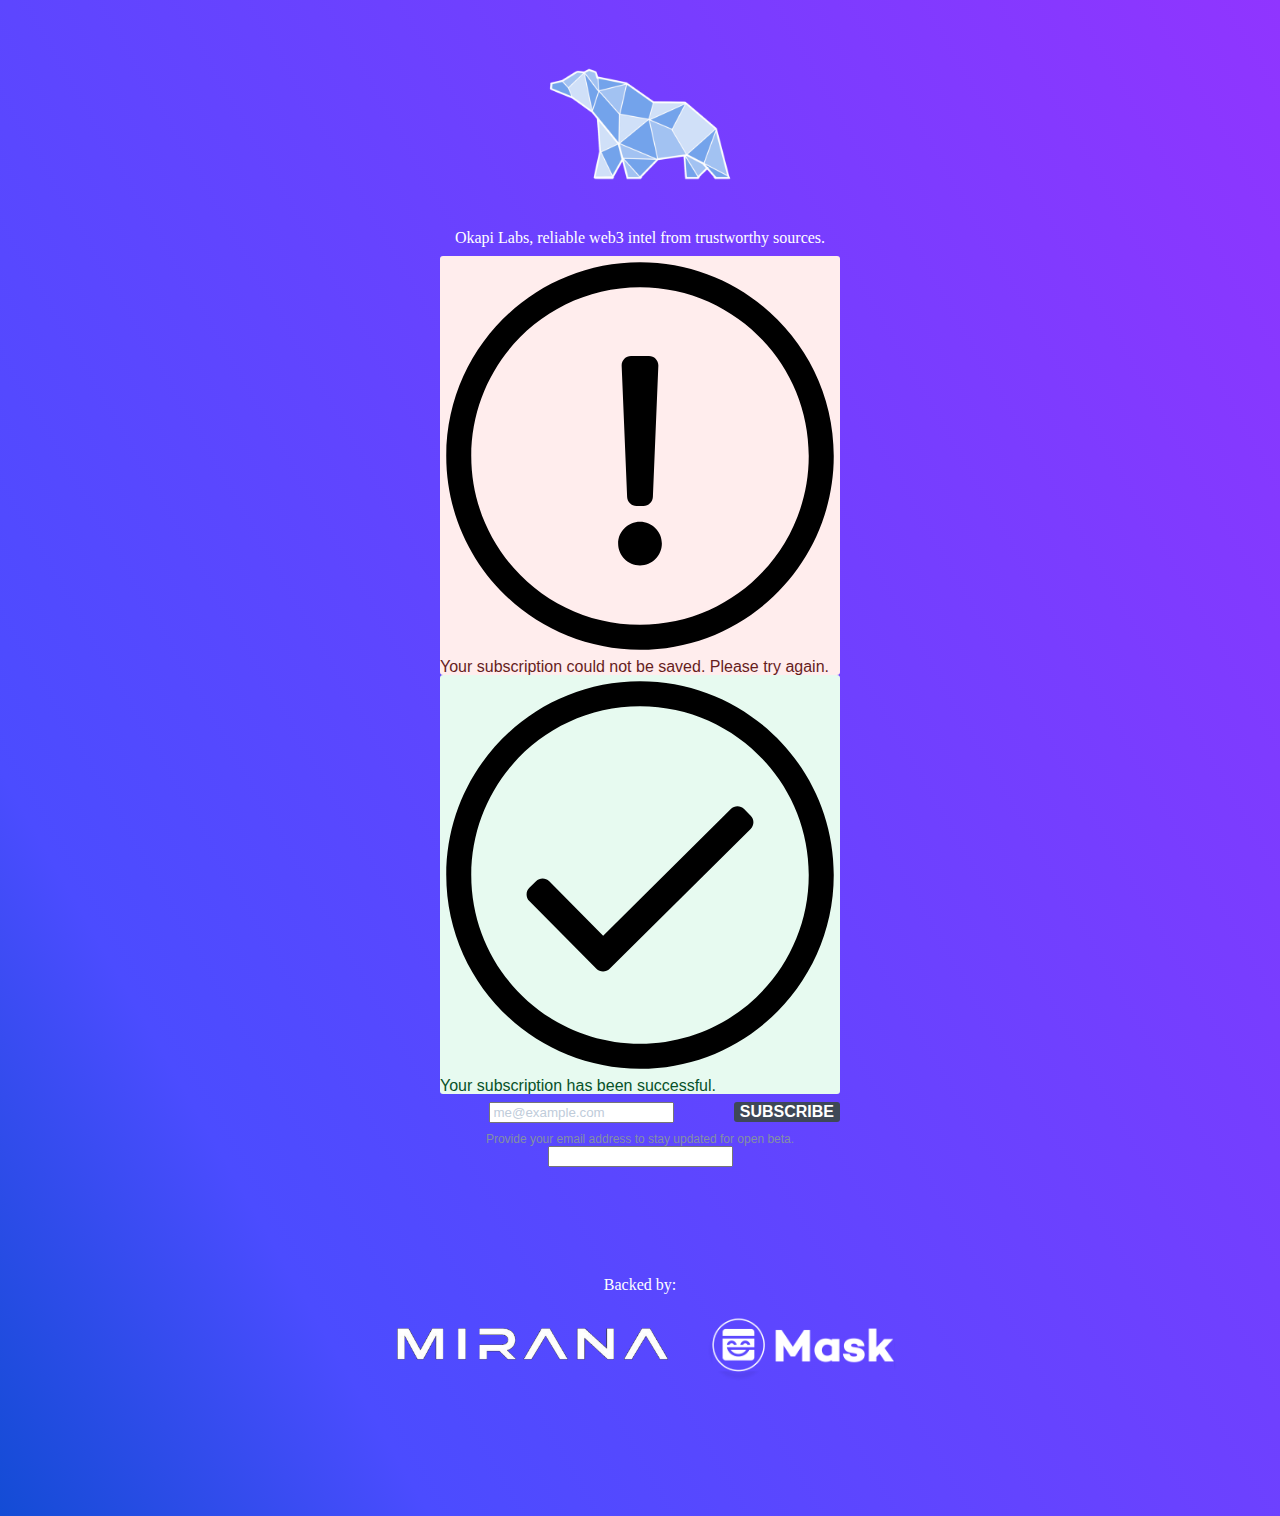
<file: index.html>
<!DOCTYPE html><html><head><script async src="https://www.googletagmanager.com/gtag/js?id=G-PM0SW33QFC"></script><script>function gtag(){dataLayer.push(arguments)}window.dataLayer=window.dataLayer||[],gtag("js",new Date),gtag("config","G-PM0SW33QFC");</script><meta charset="utf-8"><meta name="viewport" content="width=device-width, initial-scale=1"><title>Okapi Labs</title><link rel="icon" type="image/png" href="/favicon.774c53cb.png"><link rel="stylesheet" type="text/css" href="/index.abe218ef.css"><link href="https://cdn.jsdelivr.net/npm/bootstrap@5.2.1/dist/css/bootstrap.min.css" rel="stylesheet" integrity="sha384-iYQeCzEYFbKjA/T2uDLTpkwGzCiq6soy8tYaI1GyVh/UjpbCx/TYkiZhlZB6+fzT" crossorigin><script src="https://cdn.jsdelivr.net/npm/bootstrap@5.2.1/dist/js/bootstrap.bundle.min.js" integrity="sha384-u1OknCvxWvY5kfmNBILK2hRnQC3Pr17a+RTT6rIHI7NnikvbZlHgTPOOmMi466C8" crossorigin></script><link rel="stylesheet" href="https://sibforms.com/forms/end-form/build/sib-styles.css"><link rel="stylesheet" type="text/css" href="/index.6e4f4666.css"><link rel="stylesheet" type="text/css" href="/index.ddf66efb.css"></head><body> <div class="root"> <img class="lw-logo" type="image/png" src="/icon-clear-bg.e5a83108.png"> <h1><strong>Okapi Labs</strong>, reliable web3 intel from trustworthy sources.</h1>  <div class="sib-form" style="text-align:center"> <div id="sib-form-container" class="sib-form-container"> <div id="error-message" class="sib-form-message-panel" style="text-align:left;color:#661d1d;max-width:540px;background-color:#ffeded;border-color:#ff4949;border-radius:3px;font-family:Helvetica,sans-serif;font-size:16px"> <div class="sib-form-message-panel__text sib-form-message-panel__text--center"> <svg class="sib-icon sib-notification__icon" viewBox="0 0 512 512"><path d="M256 40c118.621 0 216 96.075 216 216 0 119.291-96.61 216-216 216-119.244 0-216-96.562-216-216 0-119.203 96.602-216 216-216m0-32C119.043 8 8 119.083 8 256c0 136.997 111.043 248 248 248s248-111.003 248-248C504 119.083 392.957 8 256 8zm-11.49 120h22.979c6.823 0 12.274 5.682 11.99 12.5l-7 168c-.268 6.428-5.556 11.5-11.99 11.5h-8.979c-6.433 0-11.722-5.073-11.99-11.5l-7-168c-.283-6.818 5.167-12.5 11.99-12.5zM256 340c-15.464 0-28 12.536-28 28s12.536 28 28 28 28-12.536 28-28-12.536-28-28-28z"/></svg> <span class="sib-form-message-panel__inner-text"> Your subscription could not be saved. Please try again. </span> </div> </div> <div></div> <div id="success-message" class="sib-form-message-panel" style="text-align:left;color:#085229;max-width:540px;background-color:#e7faf0;border-color:#13ce66;border-radius:3px;font-family:Helvetica,sans-serif;font-size:16px"> <div class="sib-form-message-panel__text sib-form-message-panel__text--center"> <svg class="sib-icon sib-notification__icon" viewBox="0 0 512 512"><path d="M256 8C119.033 8 8 119.033 8 256s111.033 248 248 248 248-111.033 248-248S392.967 8 256 8zm0 464c-118.664 0-216-96.055-216-216 0-118.663 96.055-216 216-216 118.664 0 216 96.055 216 216 0 118.663-96.055 216-216 216zm141.63-274.961L217.15 376.071c-4.705 4.667-12.303 4.637-16.97-.068l-85.878-86.572c-4.667-4.705-4.637-12.303.068-16.97l8.52-8.451c4.705-4.667 12.303-4.637 16.97.068l68.976 69.533 163.441-162.13c4.705-4.667 12.303-4.637 16.97.068l8.451 8.52c4.668 4.705 4.637 12.303-.068 16.97z"/></svg> <span class="sib-form-message-panel__inner-text"> Your subscription has been successful. </span> </div> </div> <div></div> <div id="sib-container" style="text-align:center;max-width:540px"> <form id="sib-form" method="post" action="https://1310ccb2.sibforms.com/serve/[base64]" data-type="subscription"> <div class="signup-row"> <div style="flex-grow:1">   <div class="form__label-row"> <div class="entry__field"> <input class="input" type="text" id="EMAIL" name="EMAIL" autocomplete="off" placeholder="me@example.com" data-required="true" required> </div> </div>   </div> <div style="padding:8px 0">  <button class="sib-form-block__button sib-form-block__button-with-loader" style="text-align:left;color:#fff;background-color:#3e4857;border-width:0;border-radius:3px;font-family:Helvetica,sans-serif;font-size:16px;font-weight:700;display:flex" form="sib-form" type="submit"> <svg class="clickable__icon icon progress-indicator__icon sib-hide-loader-icon" viewBox="0 0 512 512"><path d="m460.116 373.846-20.823-12.022c-5.541-3.199-7.54-10.159-4.663-15.874 30.137-59.886 28.343-131.652-5.386-189.946-33.641-58.394-94.896-95.833-161.827-99.676C261.028 55.961 256 50.751 256 44.352V20.309c0-6.904 5.808-12.337 12.703-11.982 83.556 4.306 160.163 50.864 202.11 123.677 42.063 72.696 44.079 162.316 6.031 236.832-3.14 6.148-10.75 8.461-16.728 5.01z"/></svg> SUBSCRIBE </button>  </div> </div> <label class="entry__error entry__error--primary" style="text-align:left;color:#661d1d;background-color:#ffeded;border-color:#ff4949;border-radius:3px;font-family:Helvetica,sans-serif;font-size:16px"> </label> <label class="entry__specification" style="text-align:center;color:#8390a4;font-family:Helvetica,sans-serif;font-size:12px"> Provide your email address to stay updated for open beta. </label> <input type="text" name="email_address_check" class="input--hidden"> <input type="hidden" name="locale" value="en"> </form> </div> </div> </div>   <div class="investor-section"> <h5>Backed by:</h5> <div> <img class="investor-logo" src="/mirana-logo.18f48afa.png"> <img class="investor-logo" src="/mask-network-logo.2b8bc147.png"> </div> </div> </div>  <script>window.REQUIRED_CODE_ERROR_MESSAGE="Please choose a country code",window.LOCALE="en",window.EMAIL_INVALID_MESSAGE=window.SMS_INVALID_MESSAGE="The information provided is invalid. Please review the field format and try again.",window.REQUIRED_ERROR_MESSAGE="This field cannot be left blank. ",window.GENERIC_INVALID_MESSAGE="The information provided is invalid. Please review the field format and try again.",window.translation={common:{selectedList:"{quantity} list selected",selectedLists:"{quantity} lists selected"}};var AUTOHIDE=Boolean(1);</script> <script defer src="https://sibforms.com/forms/end-form/build/main.js"></script>   </body></html>
</file>
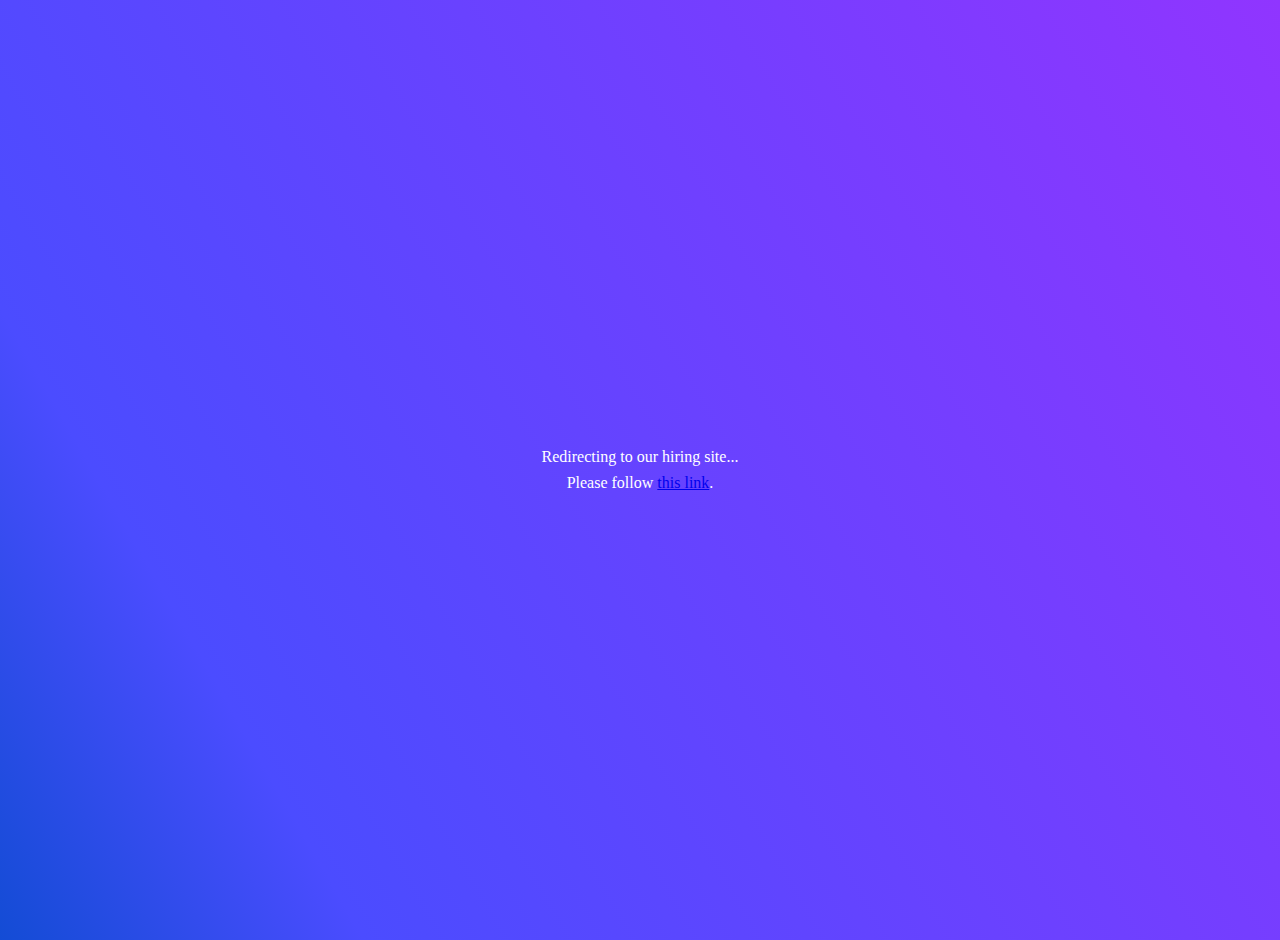
<file: careers/index.html>
<!DOCTYPE html><html><head><script async src="https://www.googletagmanager.com/gtag/js?id=G-PM0SW33QFC"></script><script>function gtag(){dataLayer.push(arguments)}window.dataLayer=window.dataLayer||[],gtag("js",new Date),gtag("config","G-PM0SW33QFC");</script><meta http-equiv="refresh" content="3; url='https://okapilabs.notion.site/Joining-Us-873323ea5f2b4ab4b901b55cf4df6e07'"><meta charset="utf-8"><meta name="viewport" content="width=device-width, initial-scale=1"><title>Okapi Labs</title><link rel="icon" type="image/png" href="/favicon.774c53cb.png"><link rel="stylesheet" type="text/css" href="/index.abe218ef.css"><link href="https://cdn.jsdelivr.net/npm/bootstrap@5.2.1/dist/css/bootstrap.min.css" rel="stylesheet" integrity="sha384-iYQeCzEYFbKjA/T2uDLTpkwGzCiq6soy8tYaI1GyVh/UjpbCx/TYkiZhlZB6+fzT" crossorigin><link rel="stylesheet" type="text/css" href="/index.ddf66efb.css"></head><body> <div class="root"> <h1>Redirecting to our hiring site...</h1> <p>Please follow <a href="https://okapilabs.notion.site/Joining-Us-873323ea5f2b4ab4b901b55cf4df6e07">this link</a>.</p> </div> </body></html>
</file>
<file: index.abe218ef.css>
html,body,div,span,applet,object,iframe,h1,h2,h3,h4,h5,h6,p,blockquote,pre,a,abbr,acronym,address,big,cite,code,del,dfn,em,img,ins,kbd,q,s,samp,small,strike,strong,sub,sup,tt,var,b,u,i,center,dl,dt,dd,ol,ul,li,fieldset,form,label,legend,table,caption,tbody,tfoot,thead,tr,th,td,article,aside,canvas,details,embed,figure,figcaption,footer,header,hgroup,menu,nav,output,ruby,section,summary,time,mark,audio,video{font-size:100%;font:inherit;vertical-align:baseline;border:0;margin:0;padding:0}article,aside,details,figcaption,figure,footer,header,hgroup,menu,nav,section{display:block}body{line-height:1}ol,ul{list-style:none}blockquote,q{quotes:none}blockquote:before,blockquote:after,q:before,q:after{content:"";content:none}table{border-collapse:collapse;border-spacing:0}
/*# sourceMappingURL=index.abe218ef.css.map */
</file>
<file: index.6e4f4666.css>
#sib-container input:-ms-input-placeholder{text-align:left;color:#c0ccda;font-family:Helvetica,sans-serif}#sib-container input::placeholder,#sib-container textarea::placeholder{text-align:left;color:#c0ccda;font-family:Helvetica,sans-serif}#sib-container{background:0 0;padding:0}.sib-form{max-width:400px;padding:0}.signup-row{justify-content:space-between;align-items:center;gap:10px;display:flex}.sib-form .input{color:#000}.sib-form .entry__field{border:none}.sib-form-message-panel{margin:unset}
/*# sourceMappingURL=index.6e4f4666.css.map */
</file>
<file: index.ddf66efb.css>
@font-face{font-display:block;font-family:Roboto;src:url(https://assets.sendinblue.com/font/Roboto/Latin/normal/normal/7529907e9eaf8ebb5220c5f9850e3811.woff2)format("woff2"),url(https://assets.sendinblue.com/font/Roboto/Latin/normal/normal/25c678feafdc175a70922a116c9be3e7.woff)format("woff")}@font-face{font-display:fallback;font-family:Roboto;font-weight:600;src:url(https://assets.sendinblue.com/font/Roboto/Latin/medium/normal/6e9caeeafb1f3491be3e32744bc30440.woff2)format("woff2"),url(https://assets.sendinblue.com/font/Roboto/Latin/medium/normal/71501f0d8d5aa95960f6475d5487d4c2.woff)format("woff")}@font-face{font-display:fallback;font-family:Roboto;font-weight:700;src:url(https://assets.sendinblue.com/font/Roboto/Latin/bold/normal/3ef7cf158f310cf752d5ad08cd0e7e60.woff2)format("woff2"),url(https://assets.sendinblue.com/font/Roboto/Latin/bold/normal/ece3a1d82f18b60bcce0211725c476aa.woff)format("woff")}body{font-family:Roboto}.root{color:#fff;min-height:100vh;text-align:center;background:linear-gradient(60deg,#134cd5 0%,#4b4cff 20%,#9035ff 100%);flex-direction:column;justify-content:center;align-items:center;gap:10px;padding:20px;display:flex}.lw-logo{max-height:200px;width:auto;display:block}.investor-section{padding:100px}.investor-logo{max-height:100px}
/*# sourceMappingURL=index.ddf66efb.css.map */
</file>
